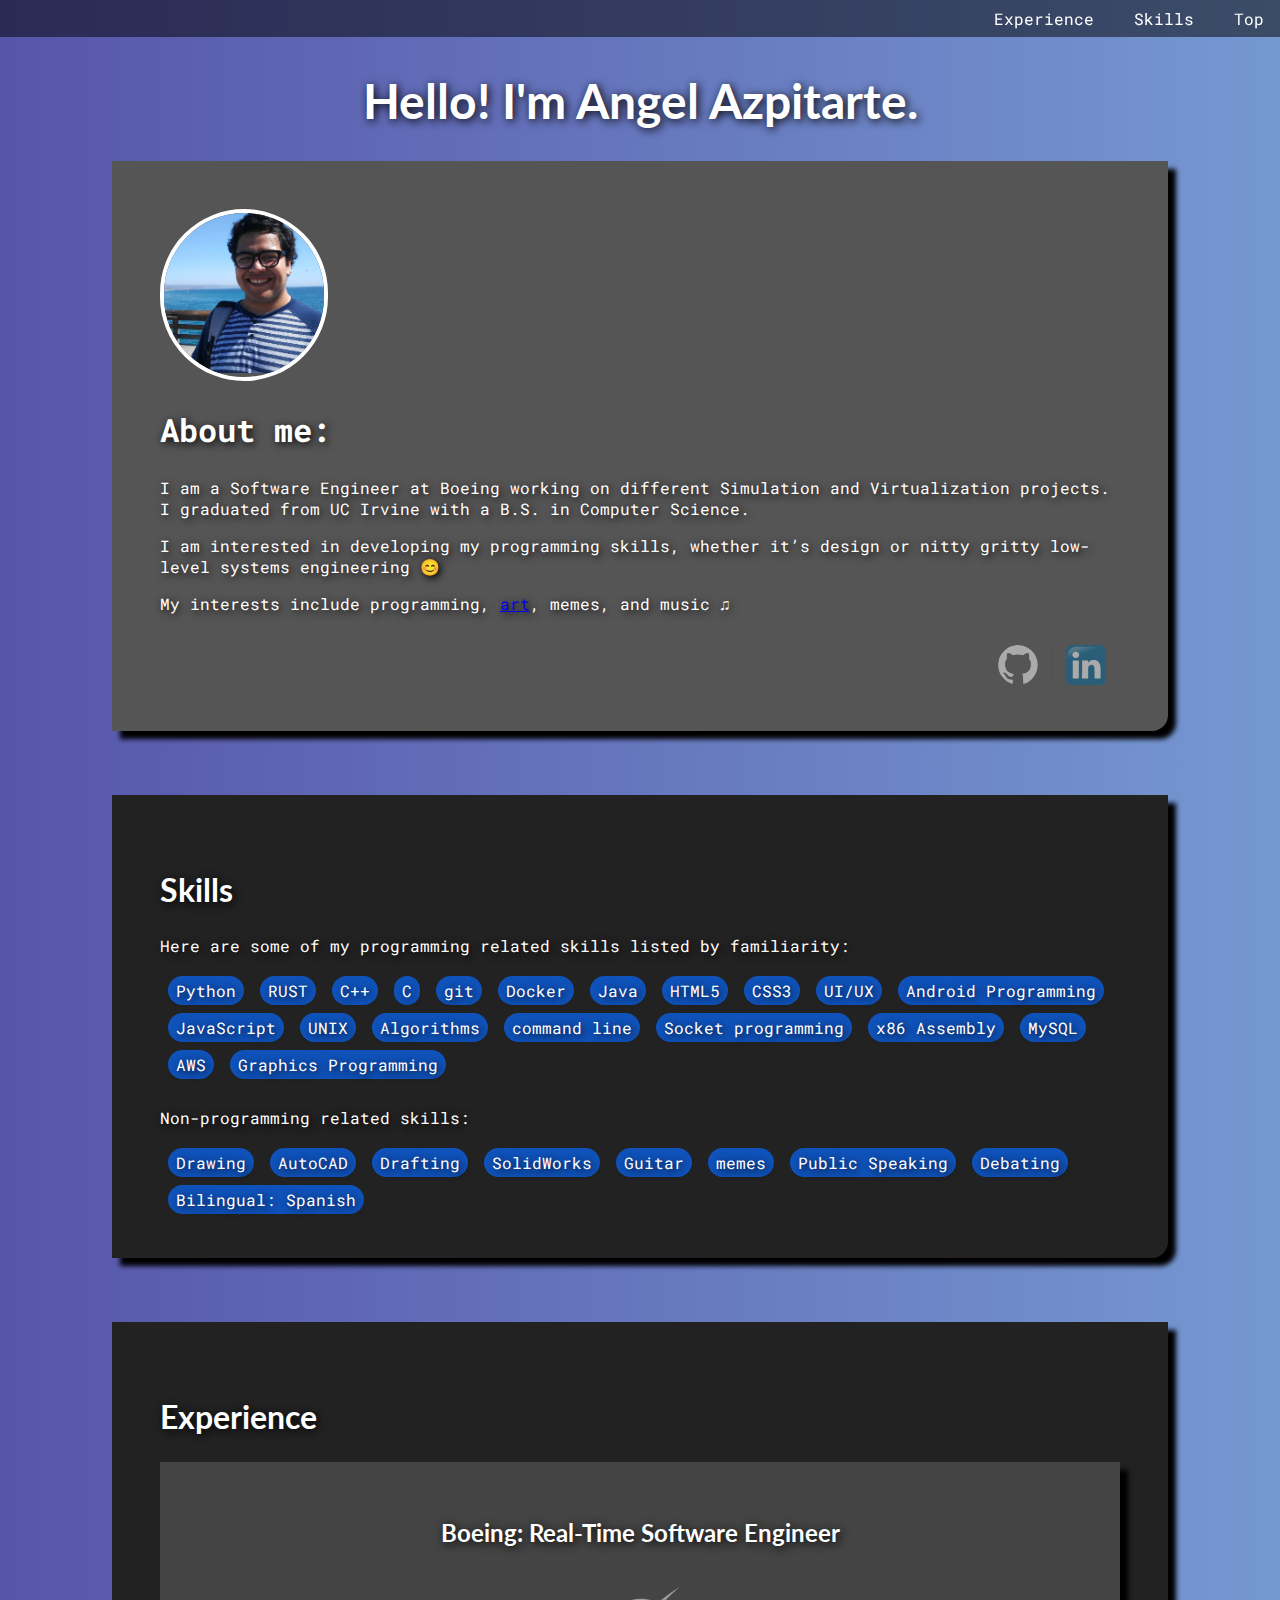
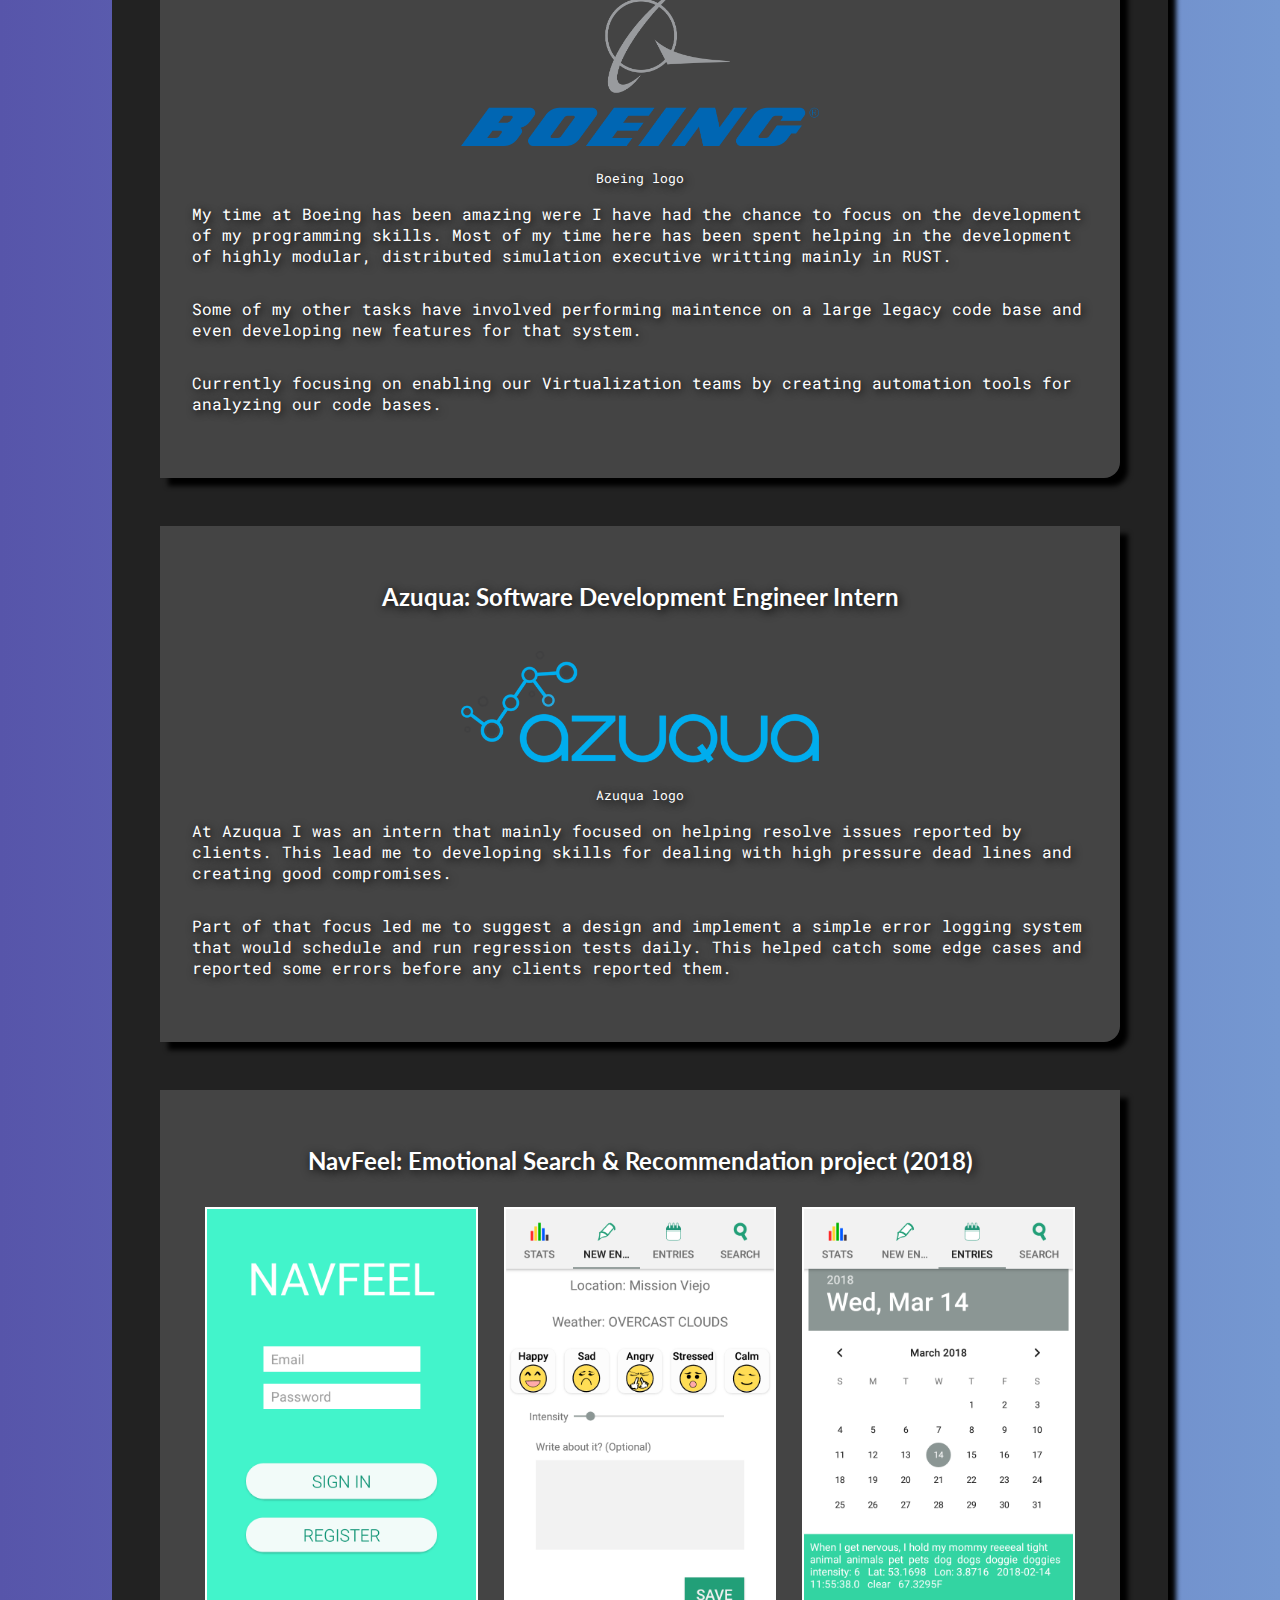
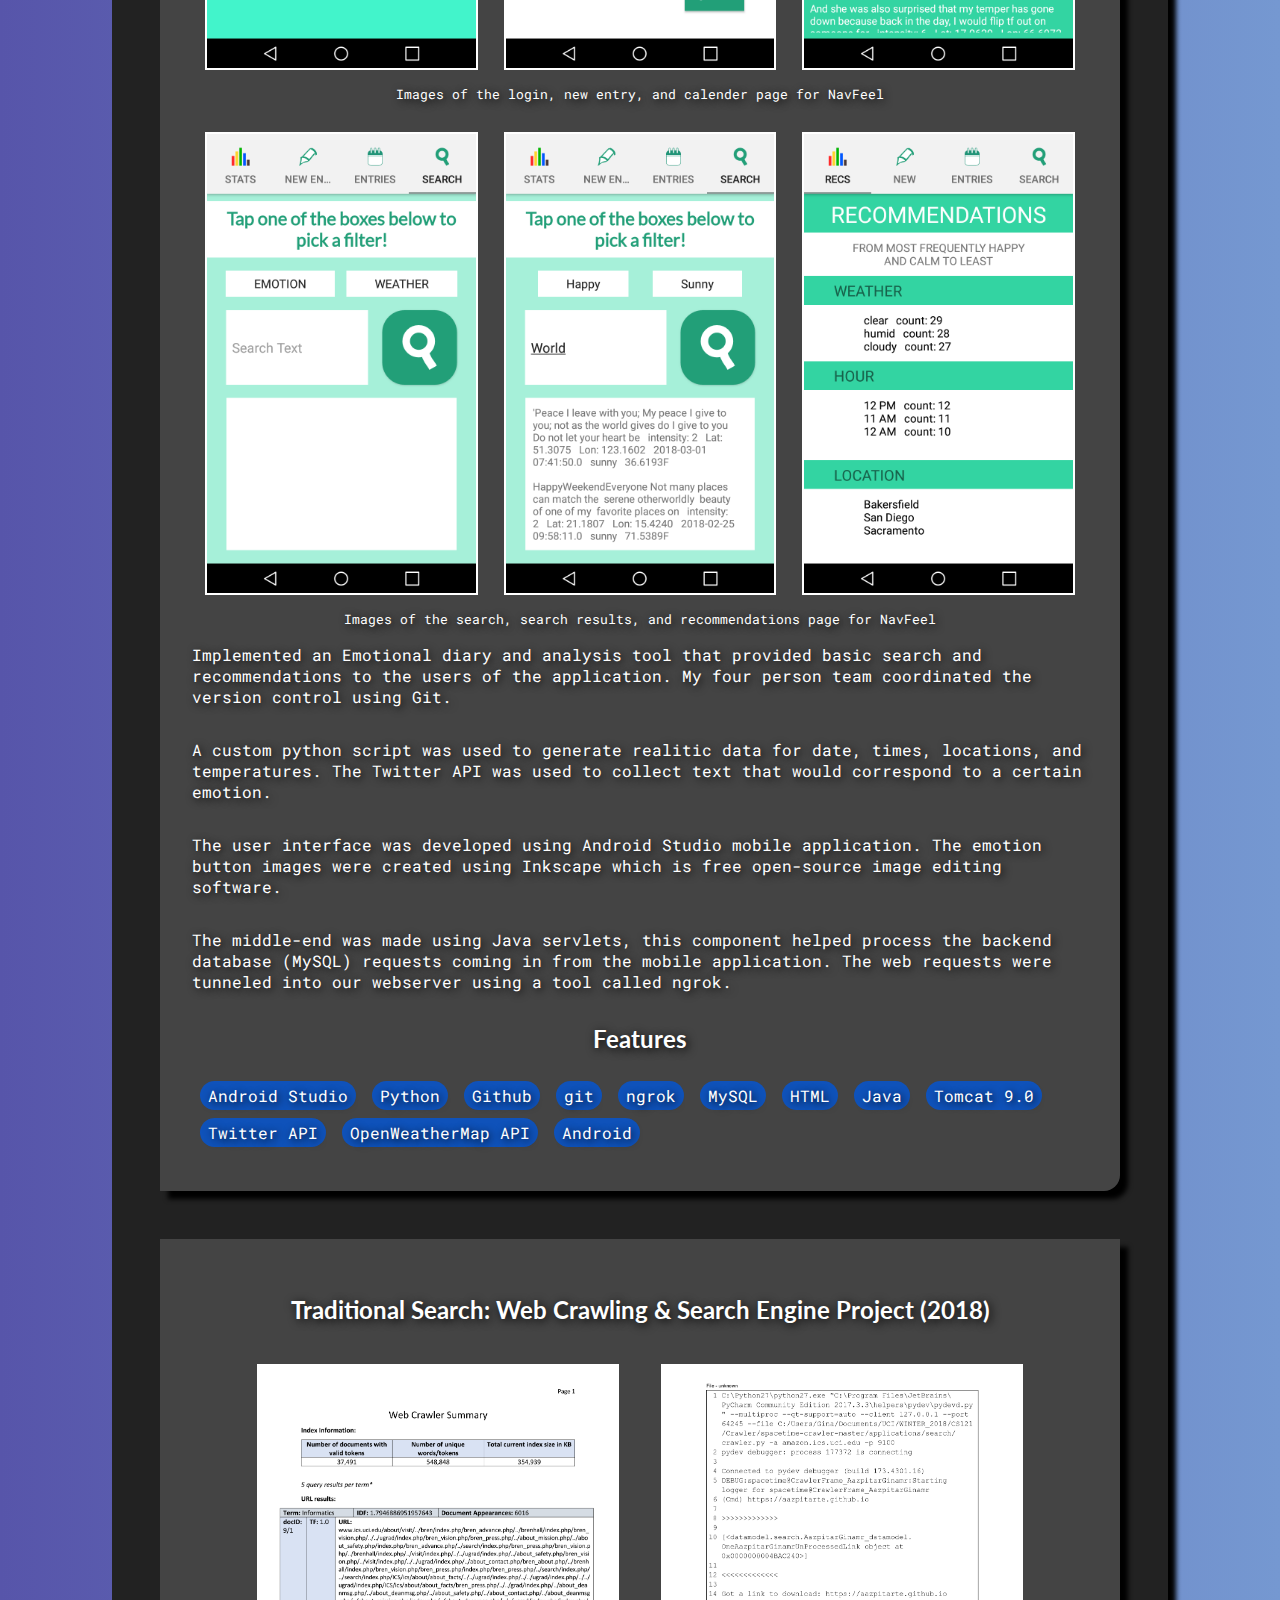
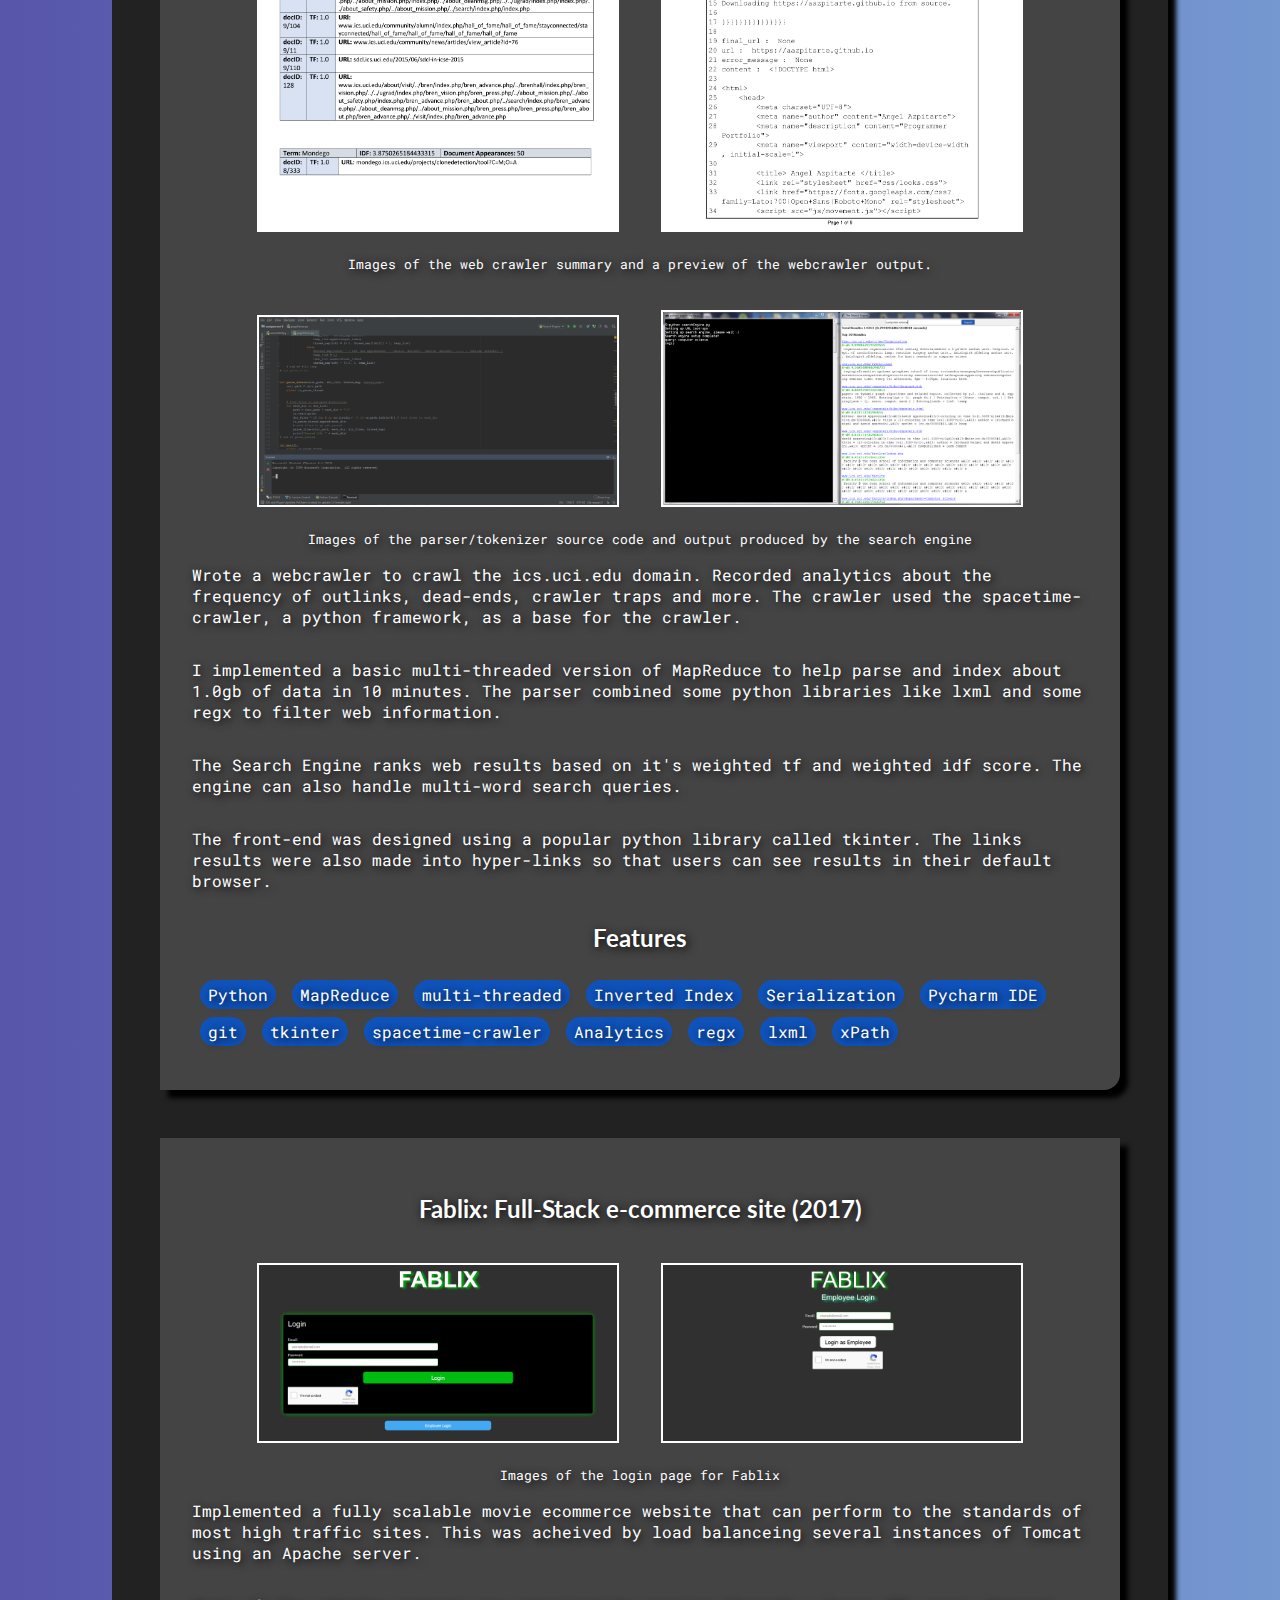
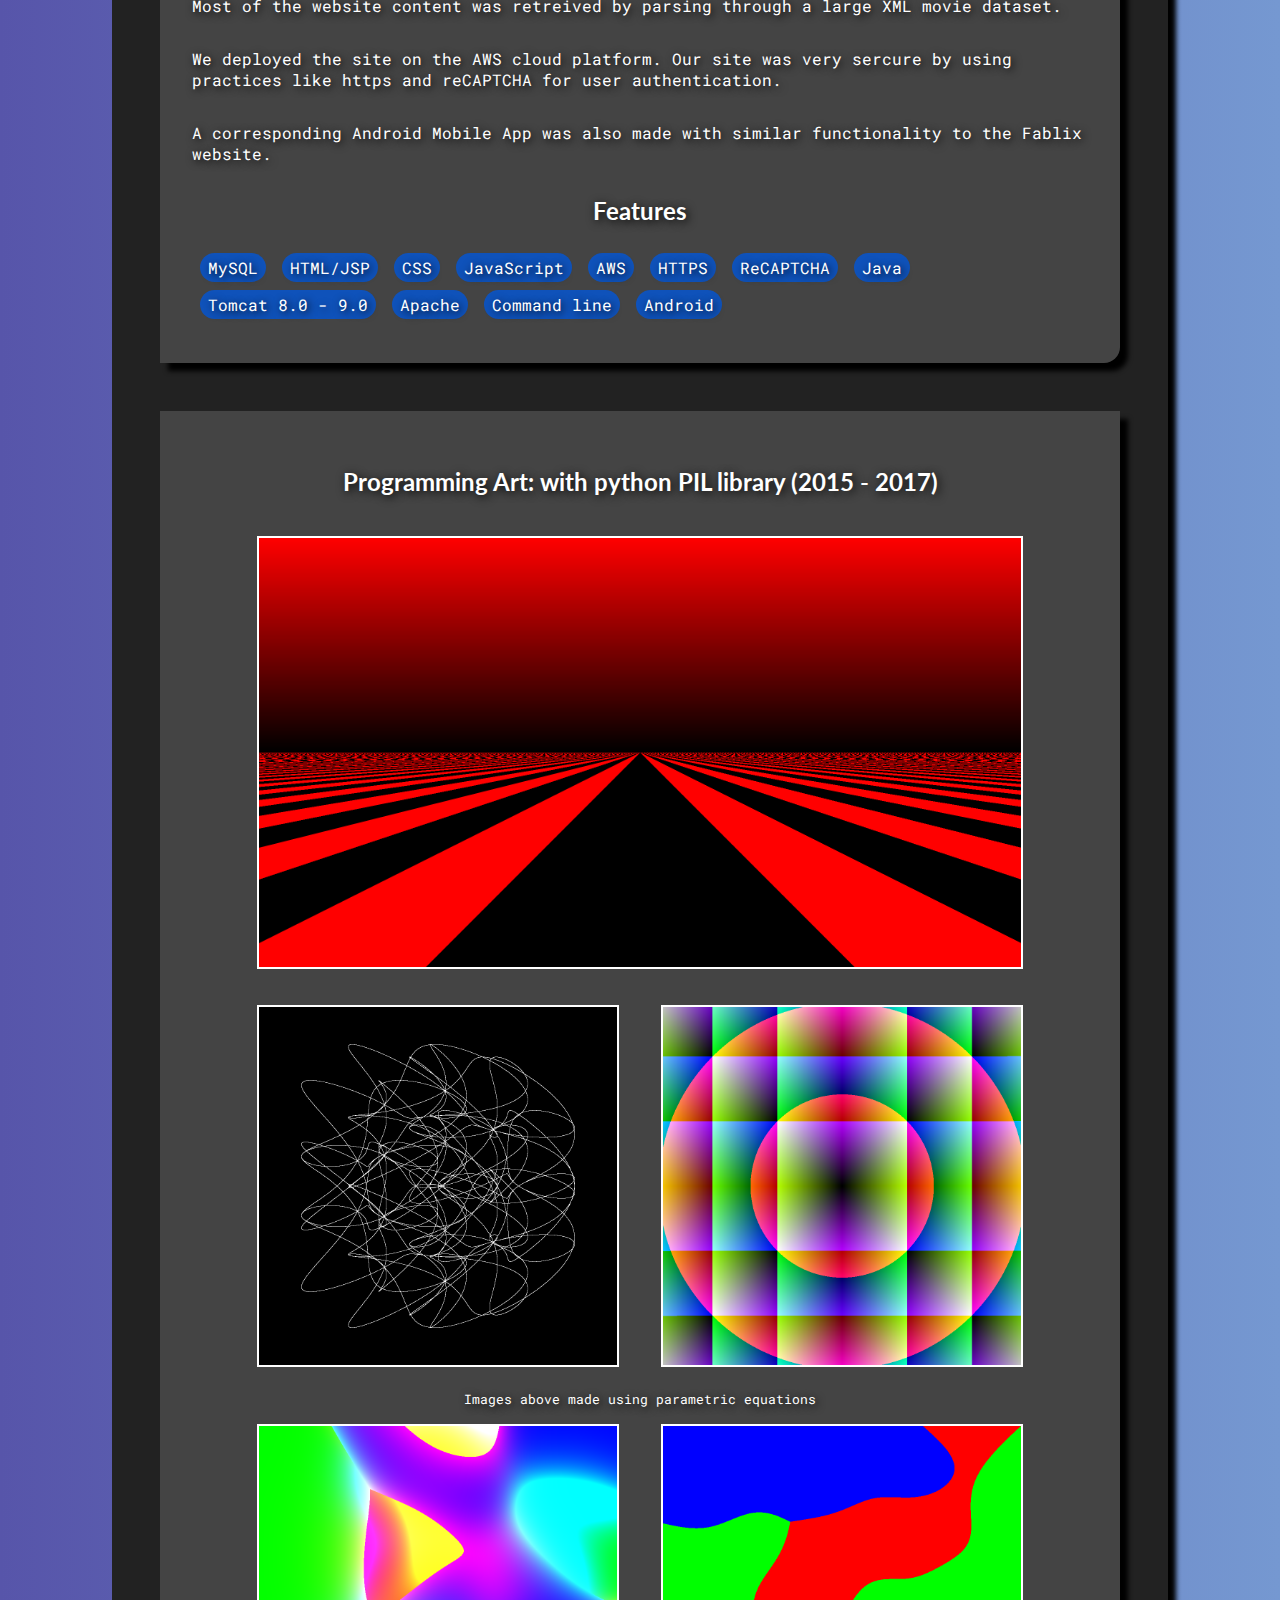
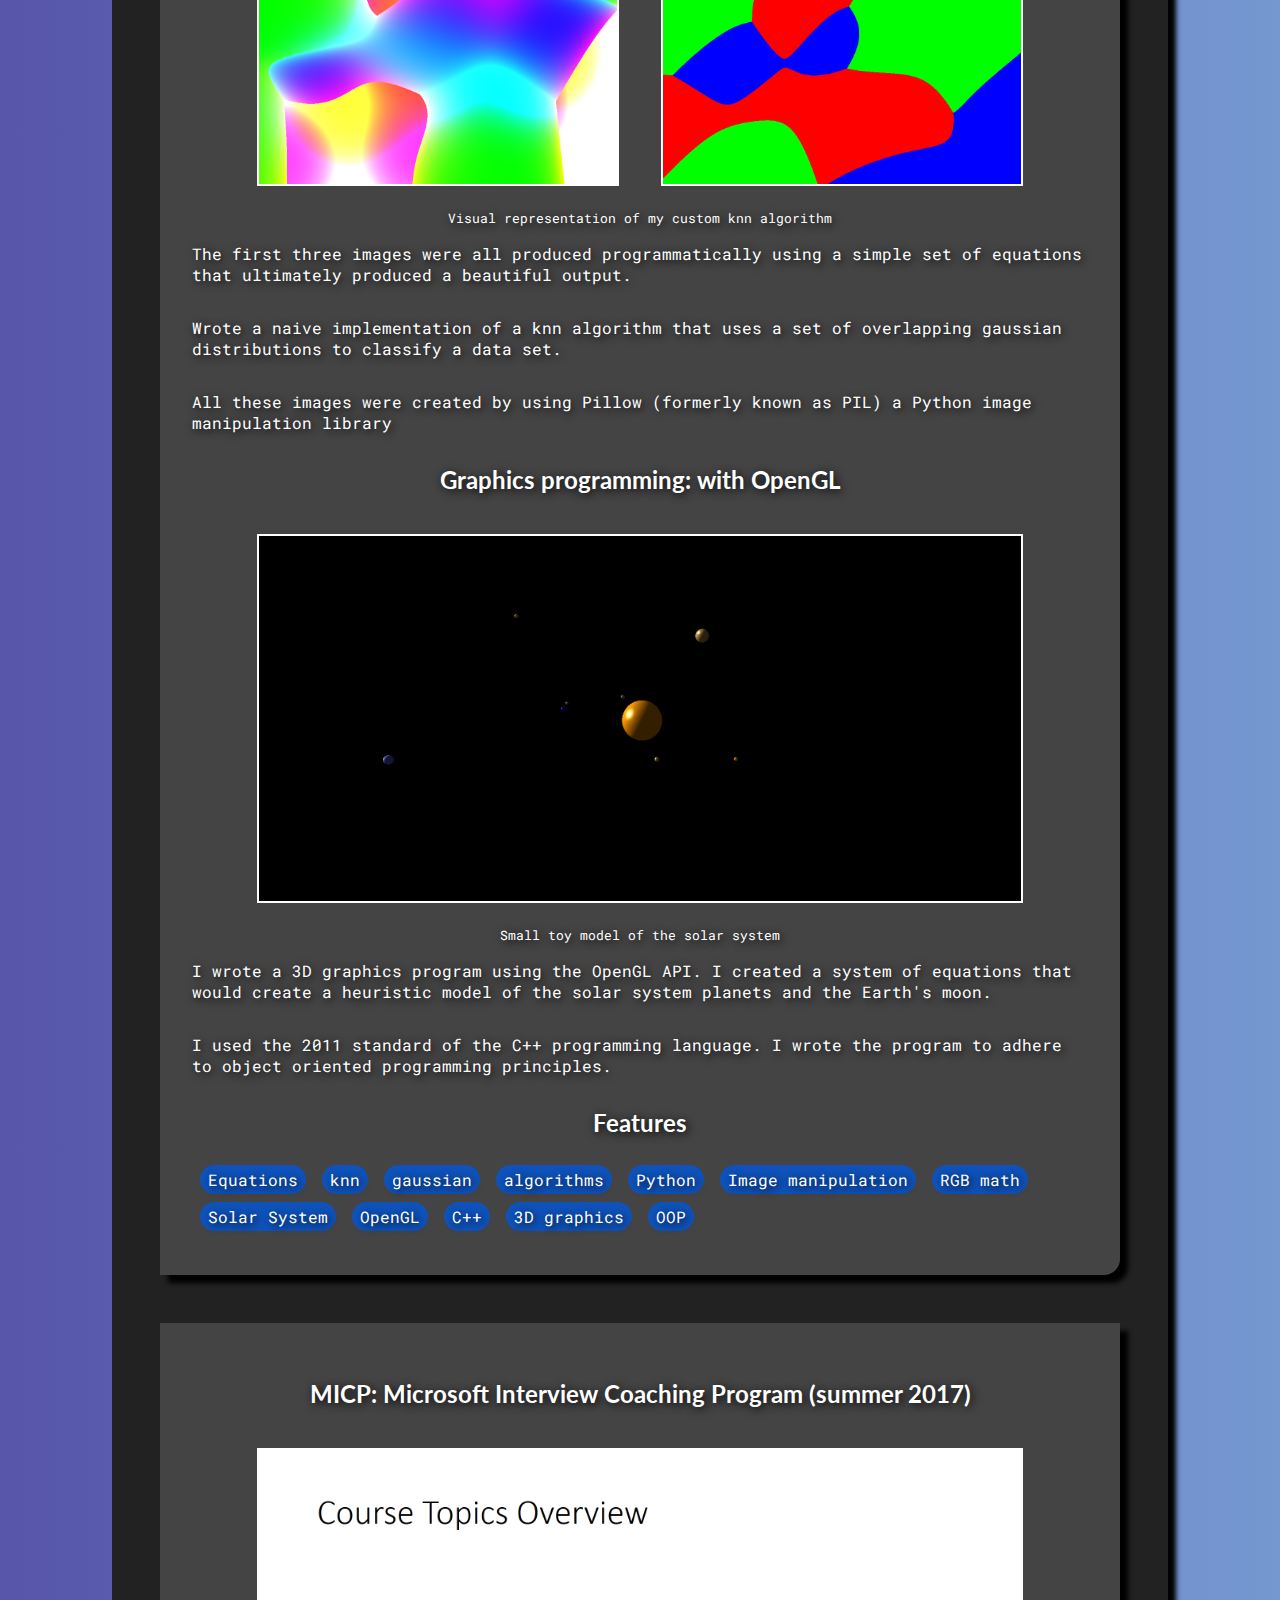
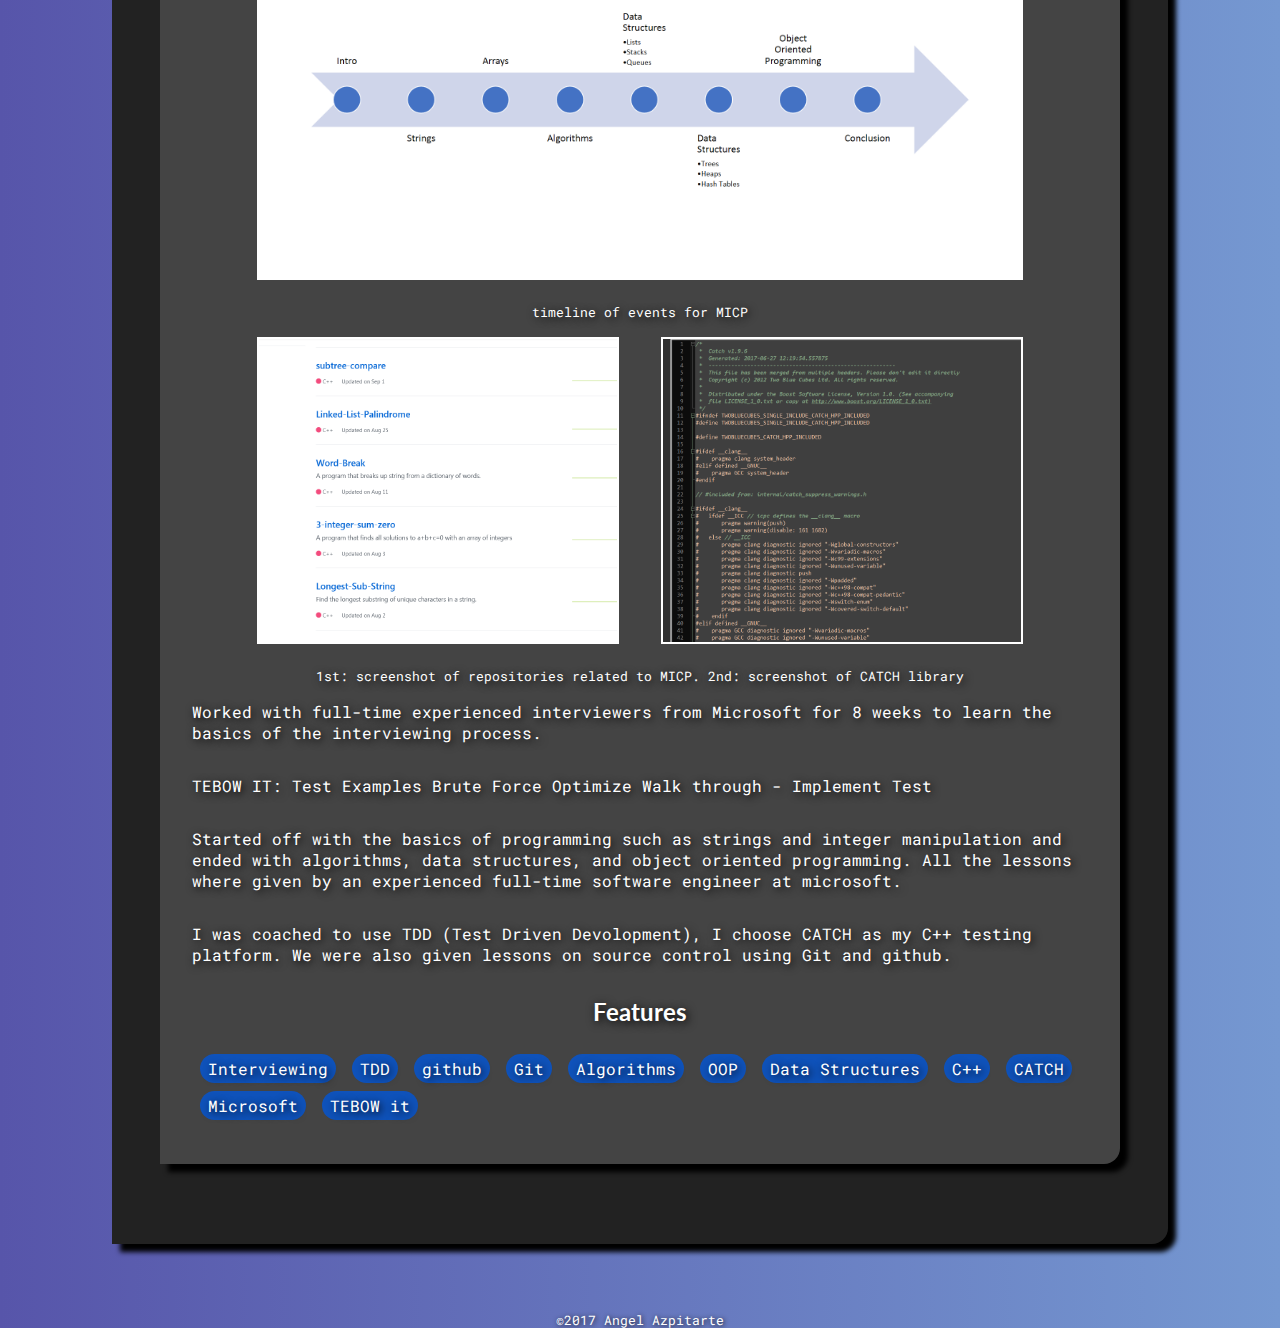
<file: index.html>
<!DOCTYPE html>

<html>
	<head>
		<meta charset="UTF-8">
		<meta name="author" content="Angel Azpitarte">
		<meta name="description" content="Programmer Portfolio">
		<meta name="viewport" content="width=device-width, initial-scale=1">

		<title> Angel Azpitarte </title>
		<link rel="stylesheet" href="css/looks.css">
		<link href="https://fonts.googleapis.com/css?family=Lato:700|Open+Sans|Roboto+Mono" rel="stylesheet"> 
		<script src="js/movement.js"></script>
	</head>
	
	<body>
		<header id="top">
			<h1> Hello! I'm Angel Azpitarte. </h1>
		</header>
		<nav>
			<ul>
				<li><a onclick="scrollIntoView(top)" href="#top">Top</a></li>
				<li><a href="#skills">Skills</a></li>
				<li><a href="#experience">Experience</a></li>
				<br/>
			</ul>
		</nav>	
		<section alt="about me">
			<div id="selfie">
				<a href="img/me.png"><img alt="selfie" src="img/me.png"></a>
			</div>

			<h2>About me:</h2>
			<p>		
				I am a Software Engineer at Boeing working on different Simulation and Virtualization projects. I graduated from UC Irvine with a B.S. in Computer Science.
			</p>
			<p>
				I am interested in developing my programming skills, whether it’s design or nitty gritty low-level systems engineering 😊
			</p>
			<p>
				My interests include programming, <a href="myart.html">art</a>, memes, and music ♫
			</p>
			<footer>
				<a href="https://www.linkedin.com/in/angel-azpitarte/"><img src="img/Linkedin.svg"></a>
				<a href="https://github.com/aazpitarte"><img src="img/github.svg"></a>
				<br/>
			</footer>
 		</section>

 		<article alt="These are skills that Angel Azpitarte
 		posseses" id="skills">
 			<header>
 				<h2> Skills </h2>
 			</header>
 			<p> Here are some of my programming related skills listed by familiarity:</p>
 			<ul alt='My programming skils'>
				<li>Python</li>
				<li>RUST</li>
 				<li>C++</li>
				<li>C</li>
				<li>git</li>
				<li>Docker</li>
 				<li>Java</li>
 				<li>HTML5</li>
 				<li>CSS3</li>
 				<li>UI/UX</li>
 				<li>Android Programming</li>
 				<li>JavaScript</li>
 				<li>UNIX</li>
 				<li>Algorithms</li>
 				<li>command line</li>
 				<li>Socket programming</li>
 				<li>x86 Assembly</li>
 				<li>MySQL</li>
 				<li>AWS</li>
 				<li>Graphics Programming</li>
 				<br/>
			</ul>

			<p> Non-programming related skills:</p>
 			<ul alt='Miscellaneous skills'>
 				<li>Drawing</li>
 				<li>AutoCAD</li>
 				<li>Drafting</li>
 				<li>SolidWorks</li>
 				<li>Guitar</li>
 				<li>memes</li>
 				<li>Public Speaking</li>
 				<li>Debating</li>
 				<li>Bilingual: Spanish</li>
 				<br/>
			</ul>
 		</article>

 		<article alt="This is some of the experience that Angel Azpitarte has." id="projects">
 			
 			<header>
 				<h2> Experience </h2>
			</header>
			 
			<section>
				<header>
					<h3> Boeing: Real-Time Software Engineer </h3>
				</header>
				<div alt="Boeing Experience">
					<a href="img/boeing-logo.png"><img src="img/boeing-logo.png" id="logopic"></a>
					<br/>
					<small>Boeing logo</small>
				</div>
				<p>
					My time at Boeing has been amazing were I have had the chance to focus on the development of my programming skills. Most of my time here has been spent helping in the development of highly modular, distributed simulation executive writting mainly in RUST.
				</p>
				<p>
					Some of my other tasks have involved performing maintence on a large legacy code base and even developing new features for that system.
				</p>
				<p>
					Currently focusing on enabling our Virtualization teams by creating automation tools for analyzing our code bases.
				</p>
			</section>

			<section>
				<header>
					<h3> Azuqua: Software Development Engineer Intern </h3>

				</header>
				<div alt="Azuqua Experience">
					<a href="img/azuqua-logo.png"><img src="img/azuqua-logo.png" id="logopic"></a>
					<br/>
					<small>Azuqua logo</small>
				</div>
				<p>
					At Azuqua I was an intern that mainly focused on helping resolve issues reported by clients. This lead me to developing skills for dealing with high pressure dead lines and creating good compromises.
				</p>
				<p>
					Part of that focus led me to suggest a design and implement a simple error logging system that would schedule and run regression tests daily. This helped catch some edge cases and reported some errors before any clients reported them.
				</p>
			</section>

 			<section alt="NavFeel programming project">
 				<header>
 					<h3> NavFeel: Emotional Search &#38; Recommendation project (2018)</h3>
 				</header>
				<div alt="NavFeel App Images">
	 				<a href="img/nf_home.png"><img src="img/nf_home.png" class="triple-pic"></a>
	 				<a href="img/nf_entry.png"><img src="img/nf_entry.png" class="triple-pic"></a>
	 				<a href="img/nf_calender.png"><img src="img/nf_calender.png" class="triple-pic"></a>
	 				<br/>
	 				<small>Images of the login, new entry, and calender page for NavFeel</small>
	 				<br/>
	 				<br/>
	 				<a href="img/nf_search.png"><img src="img/nf_search.png" class="triple-pic"></a>
	 				<a href="img/nf_results.png"><img src="img/nf_results.png" class="triple-pic"></a>
	 				<a href="img/nf_recs.png"><img src="img/nf_recs.png" class="triple-pic"></a>
	 				<br/>
	 				<small>Images of the search, search results, and recommendations page for NavFeel</small>
	 			</div>

	 			<p>	
					Implemented an Emotional diary and analysis tool that provided basic search and recommendations to the users of the application. My four person team coordinated the version control using Git.
				</p>
				<p>
					A custom python script was used to generate realitic data for date, times, locations, and temperatures. The Twitter API was used to collect text that would correspond to a certain emotion.
				</p> 
				<p>
					The user interface was developed using Android Studio mobile application. The emotion button images were created using Inkscape which is free open-source image editing software.
				</p>
				<p>
					The middle-end was made using Java servlets, this component helped process the backend database (MySQL) requests coming in from the mobile application. The web requests were tunneled into our webserver using a tool called ngrok.
				</p>

				<header>
					<h3> Features </h3>
				</header>
				<ul alt='NavFeel Features'>
					<li>Android Studio</li>
					<li>Python</li>
					<li>Github</li>
					<li>git</li>
					<li>ngrok</li>
					<li>MySQL</li>
					<li>HTML</li>
	 				<li>Java</li>
	 				<li>Tomcat 9.0</li>
	 				<li>Twitter API</li>
	 				<li>OpenWeatherMap API</li>
	 				<li>Android</li>
	 				<br/>
				</ul>
 			</section>

 			<section alt="Web Crawling & Search Engine Project">
 				<header>
 					<h3> Traditional Search: Web Crawling &#38; Search Engine Project (2018)</h3>
 				</header>
				<div alt="Search Engine and Web Crawler Images">
	 				<a href="img/webcrawler.png"><img src="img/webcrawler.png""></a>
	 				<a href="img/crawler_output.png"><img src="img/crawler_output.png"></a>
	 				<br/>
	 				<small>Images of the web crawler summary and a preview of the webcrawler output.</small>
	 				<br/>
	 				<br/>
	 				<a href="img/parser.png"><img src="img/parser.png"></a>
	 				<a href="img/search_engine.png"><img src="img/search_engine.png"></a>
	 				<br/>
	 				<small>Images of the parser/tokenizer source code and output produced by the search engine</small>
	 			</div>

	 			<p>	
					Wrote a webcrawler to crawl the ics.uci.edu domain. Recorded analytics about the frequency of outlinks, dead-ends, crawler traps and more. The crawler used the spacetime-crawler, a python framework, as a base for the crawler.
				</p>
				<p>
					I implemented a basic multi-threaded version of MapReduce to help parse and index about 1.0gb of data in 10 minutes. The parser combined some python libraries like lxml and some regx to filter web information.
				</p> 
				<p>
					The Search Engine ranks web results based on it's weighted tf and weighted idf score. The engine can also handle multi-word search queries.
				</p>
				<p>
					The front-end was designed using a popular python library called tkinter. The links results were also made into hyper-links so that users can see results in their default browser.
				</p>

				<header>
					<h3> Features </h3>
				</header>
				<ul alt='Search and Crawler Features'>
					<li>Python</li>
					<li>MapReduce</li>
					<li>multi-threaded</li>
					<li>Inverted Index</li>
					<li>Serialization</li>
					<li>Pycharm IDE</li>
					<li>git</li>
					<li>tkinter</li>
					<li>spacetime-crawler</li>
					<li>Analytics</li>
					<li>regx</li>
					<li>lxml</li>
					<li>xPath</li>
	 				<br/>
				</ul>
 			</section>

 			<section alt="Fablix programming project">
 				<header>
 					<h3> Fablix: Full-Stack e-commerce site (2017)</h3>
 				</header>
				<div alt="Pair of images of Fablix website">
	 				<a href="img/fablix1.png"><img src="img/fablix1.png"></a>
	 				<a href="img/fablix2.png"><img src="img/fablix2.png"></a>
	 				<br/>
	 				<small>Images of the login page for Fablix</small>
	 			</div>

	 			<p>	
					Implemented a fully scalable movie ecommerce website that can perform to the standards of most high traffic sites. This was acheived by load balanceing several instances of Tomcat using an Apache server.
				</p>
				<p>
					Most of the website content was retreived by parsing through a large XML movie dataset.
				</p> 
				<p>
					We deployed the site on the AWS cloud platform. Our site was very sercure  by using practices like https and reCAPTCHA for user authentication.
				</p>
				<p>
					A corresponding Android Mobile App was also made with similar functionality to the Fablix website.
				</p>

				<header>
					<h3> Features </h3>
				</header>
				<ul alt='Fablix  Features'>
					<li>MySQL</li>
					<li>HTML/JSP</li>
					<li>CSS</li>
					<li>JavaScript</li>
	 				<li>AWS</li>
	 				<li>HTTPS</li>
	 				<li>ReCAPTCHA</li>
	 				<li>Java</li>
	 				<li>Tomcat 8.0 - 9.0</li>
	 				<li>Apache</li>
	 				<li>Command line</li>
	 				<li>Android</li>
	 				<br/>
				</ul>
 			</section>

 			<section alt="Programming art and graphics">
 				<header>
 					<h3> Programming Art: with python PIL library (2015 - 2017)</h3>
 				</header>
				<div>
	 				<a href="img/python1.png"><img alt="Python programming art image 1" class="single-pic" src="img/python1.png"></a>
	 				<br/>
	 			</div>
	 			<div>
	 				<a href="img/python2.png"><img alt="Python programming art image 2" src="img/python2.png"></a>
	 				<a href="img/python3.png"><img alt="Python programming art image 3" src="img/python3.png"></a>
	 				<br/>
	 				<small>Images above made using parametric equations</small>
	 			</div>
	 			<div>
	 				<a href="img/python4.png"><img alt="knn gradient based image" src="img/python4.png"></a>
	 				<a href="img/python5.png"><img alt="knn discrete color image" src="img/python5.png"></a>
	 				<br/>
	 				<small>Visual representation of my custom knn algorithm</small>
	 			</div>
 				
 				<p>
 					The first three images were all produced programmatically using a simple set of equations that ultimately produced a beautiful output.
	 			</p>
	 			<p>	
					Wrote a naive implementation of a knn algorithm that uses a set of overlapping gaussian distributions to classify a data set.
				</p>
				<p>
					All these images were created by using Pillow (formerly known as PIL) a Python image manipulation library
				</p>

				<header>
					<h3>Graphics programming: with OpenGL</h3>
				</header>
				<div>
					<a href="img/solar.gif"><img alt="gif of solar system programming" class="single-pic" src="img/solar.gif"></a>
					<br/>
					<small>Small toy model of the solar system</small>
				</div>

				<p>
					I wrote a 3D graphics program using the OpenGL API. I created a system of equations that would create a heuristic model of the solar system planets and the Earth's moon.
				</p>
				<p>
					I used the 2011 standard of the C++ programming language. I wrote the program to adhere to object oriented programming principles.
				</p>

				<header>
					<h3> Features </h3>
				</header>
				<ul alt='Art programming features'>
					<li>Equations</li>
					<li>knn</li>
					<li>gaussian</li>
					<li>algorithms</li>
					<li>Python</li>
					<li>Image manipulation</li>
					<li>RGB math</li>
					<li>Solar System</li>
					<li>OpenGL</li>
					<li>C++</li>
					<li>3D graphics</li>
					<li>OOP</li>
	 				<br/>
				</ul>
 			</section>

 			<section alt="Microsoft Interview Coaching Program">
 				<header>
 					<h3> MICP: Microsoft Interview Coaching Program (summer 2017) </h3>
 				</header>
				<div>
	 				<a href="img/micp2.png"><img alt="timeline of events for MICP" class="single-pic" src="img/micp2.png"></a>
	 				<br/>
	 				<small>timeline of events for MICP</small>
	 			</div>
	 			<div>
	 				<a href="img/micp1.png"><img alt="sceenshot of github profile" src="img/micp1.png"></a>
	 				<a href="img/micp3.png"><img alt="CATCH c++ library" src="img/micp3.png"></a>
	 				<br/>
	 				<small>1st: screenshot of repositories related to MICP. 2nd: screenshot of CATCH library</small>
	 			</div>

				<p>
					Worked with full-time experienced interviewers from Microsoft for 8 weeks to learn the basics of the interviewing process.
				</p>
				<p>
					TEBOW IT: Test Examples Brute Force Optimize Walk through - Implement Test
				</p>
				<p>
					Started off with the basics of programming such as strings and integer manipulation and ended with algorithms, data structures, and object oriented programming. All the lessons where given by an experienced full-time software engineer at microsoft.
				</p>
				<p>
					I was coached to use TDD (Test Driven Devolopment), I choose CATCH as my C++ testing platform. We were also given lessons on source control using Git and github.
				</p>

				<header>
					<h3> Features </h3>
				</header>
				<ul alt='Art programming features'>
					<li>Interviewing</li>
					<li>TDD</li>
					<li>github</li>
					<li>Git</li>
					<li>Algorithms</li>
					<li>OOP</li>
					<li>Data Structures</li>
					<li>C++</li>
					<li>CATCH</li>
					<li>Microsoft</li>
					<li>TEBOW it</li>
	 				<br/>
				</ul>
 			</section>
 		</article>

 		<footer id="copy-r">
 			<small>&copy;2017 Angel Azpitarte </small>
 		</footer>
	</body>

</html>
</file>
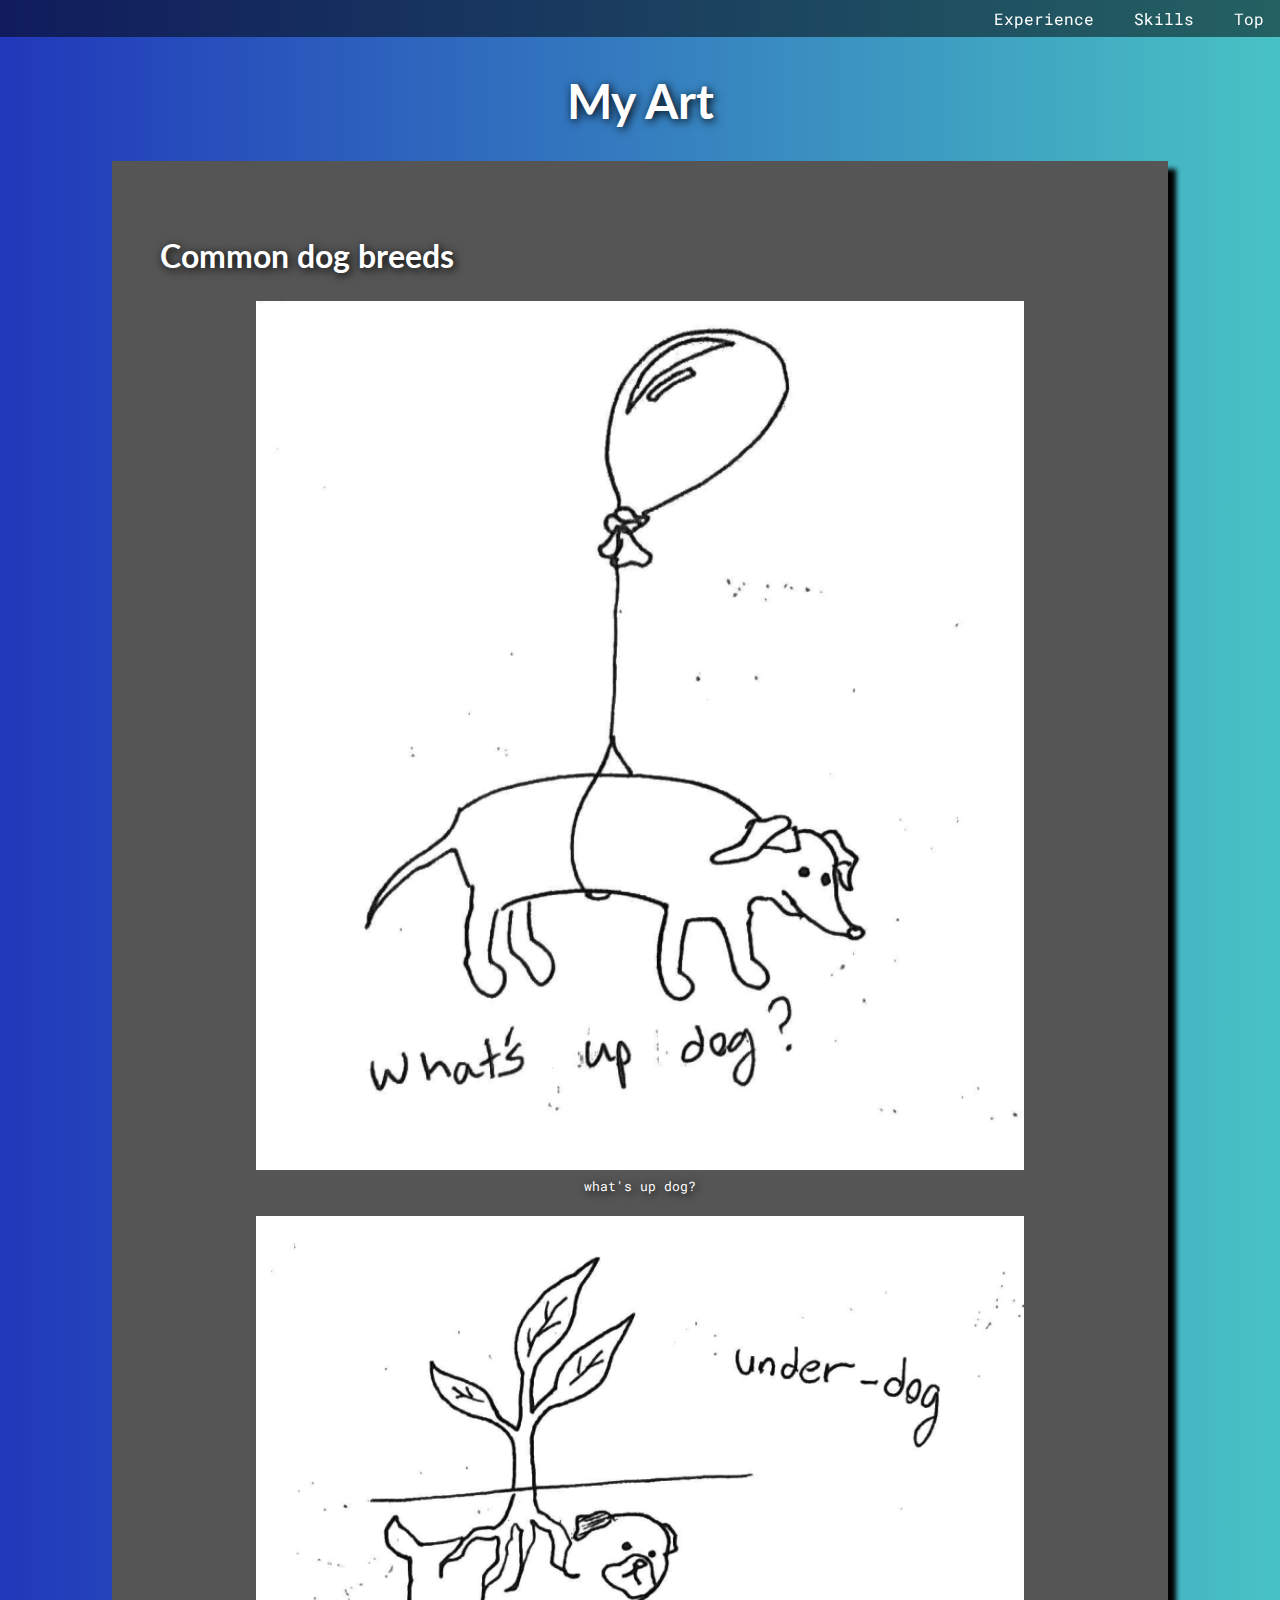
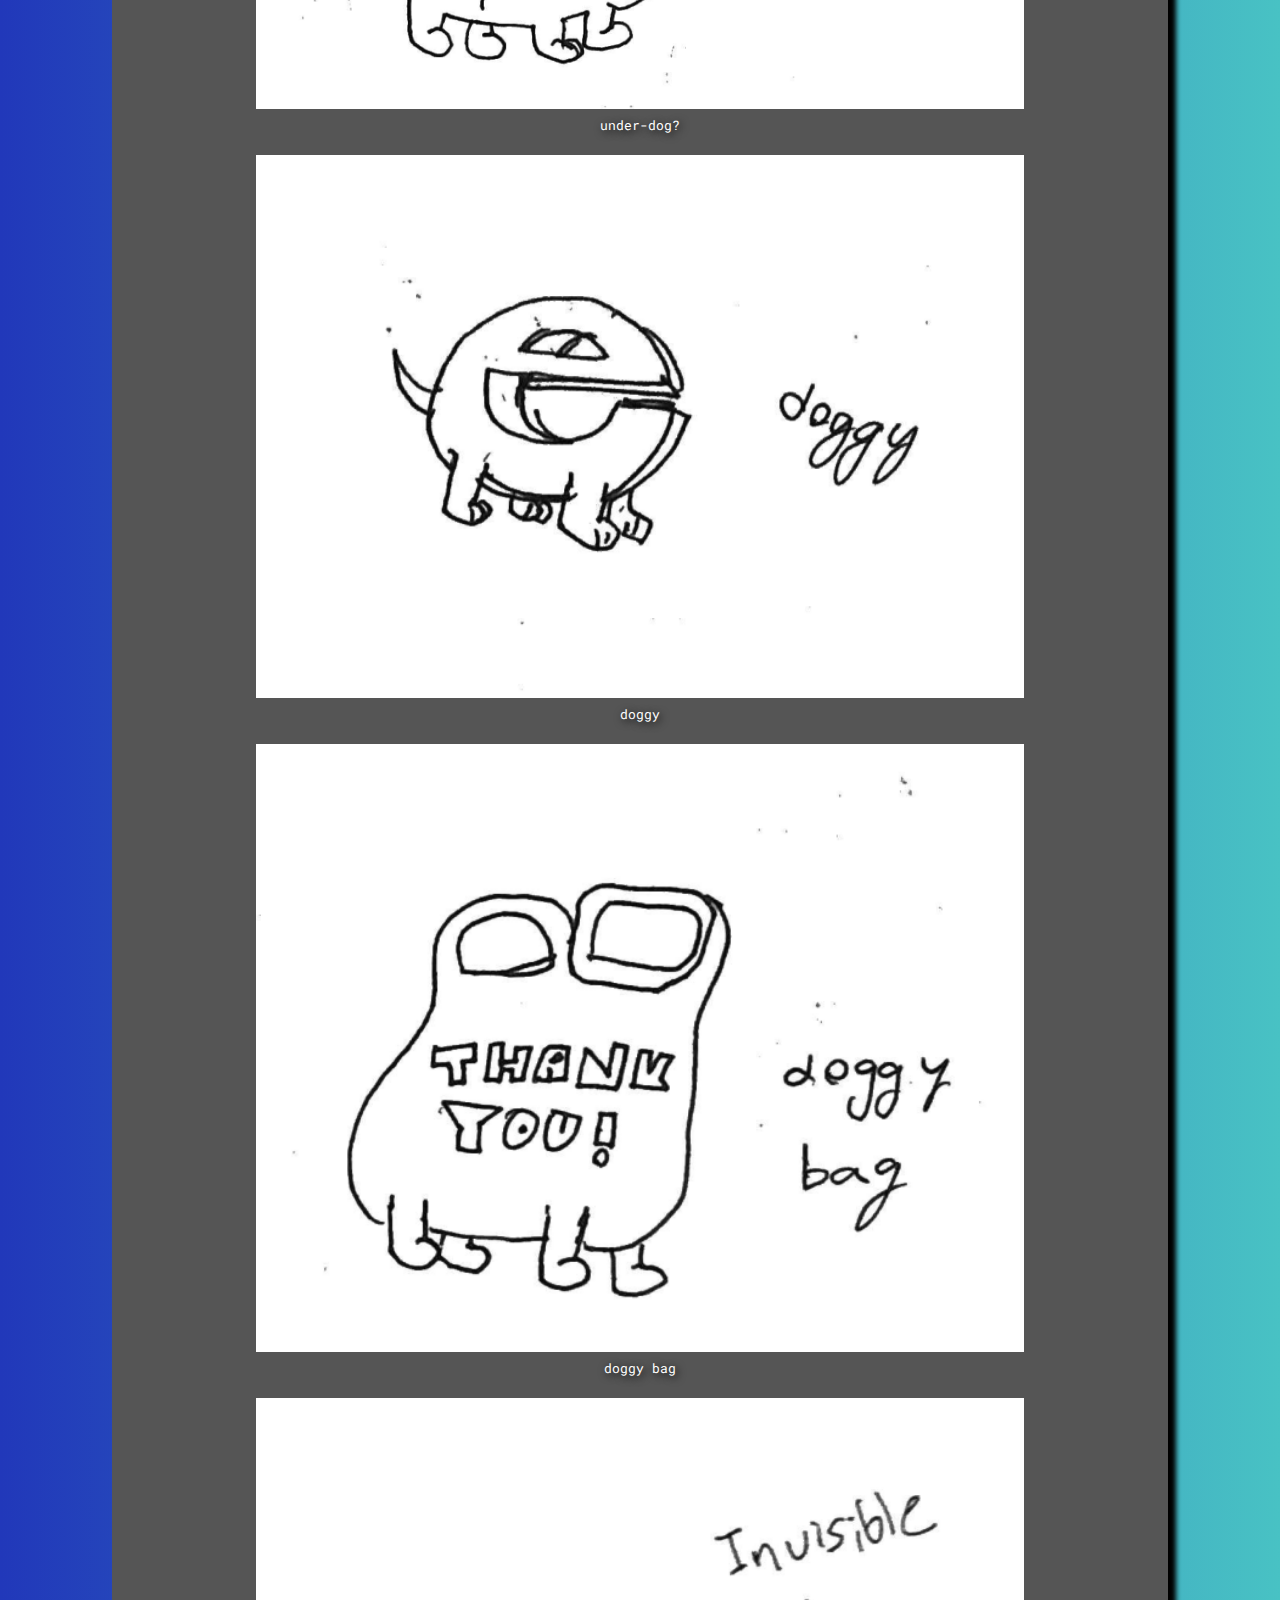
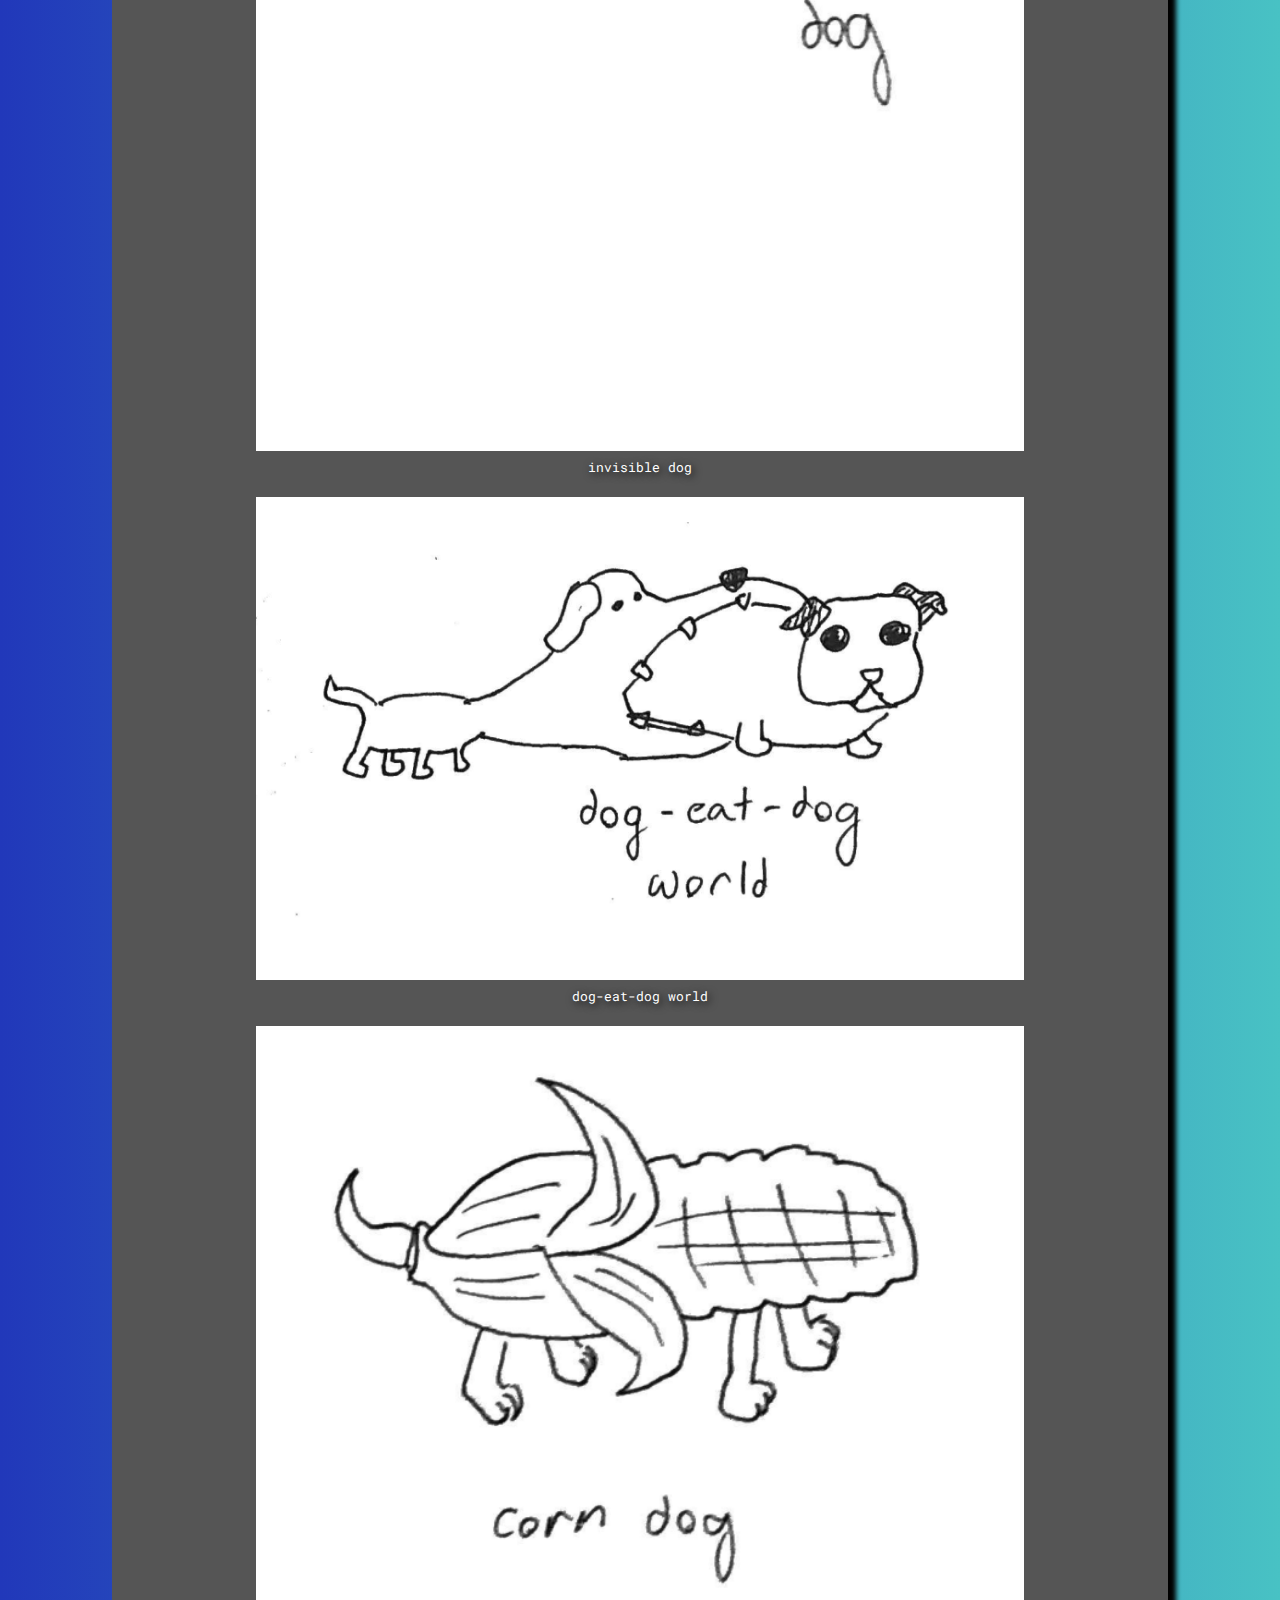
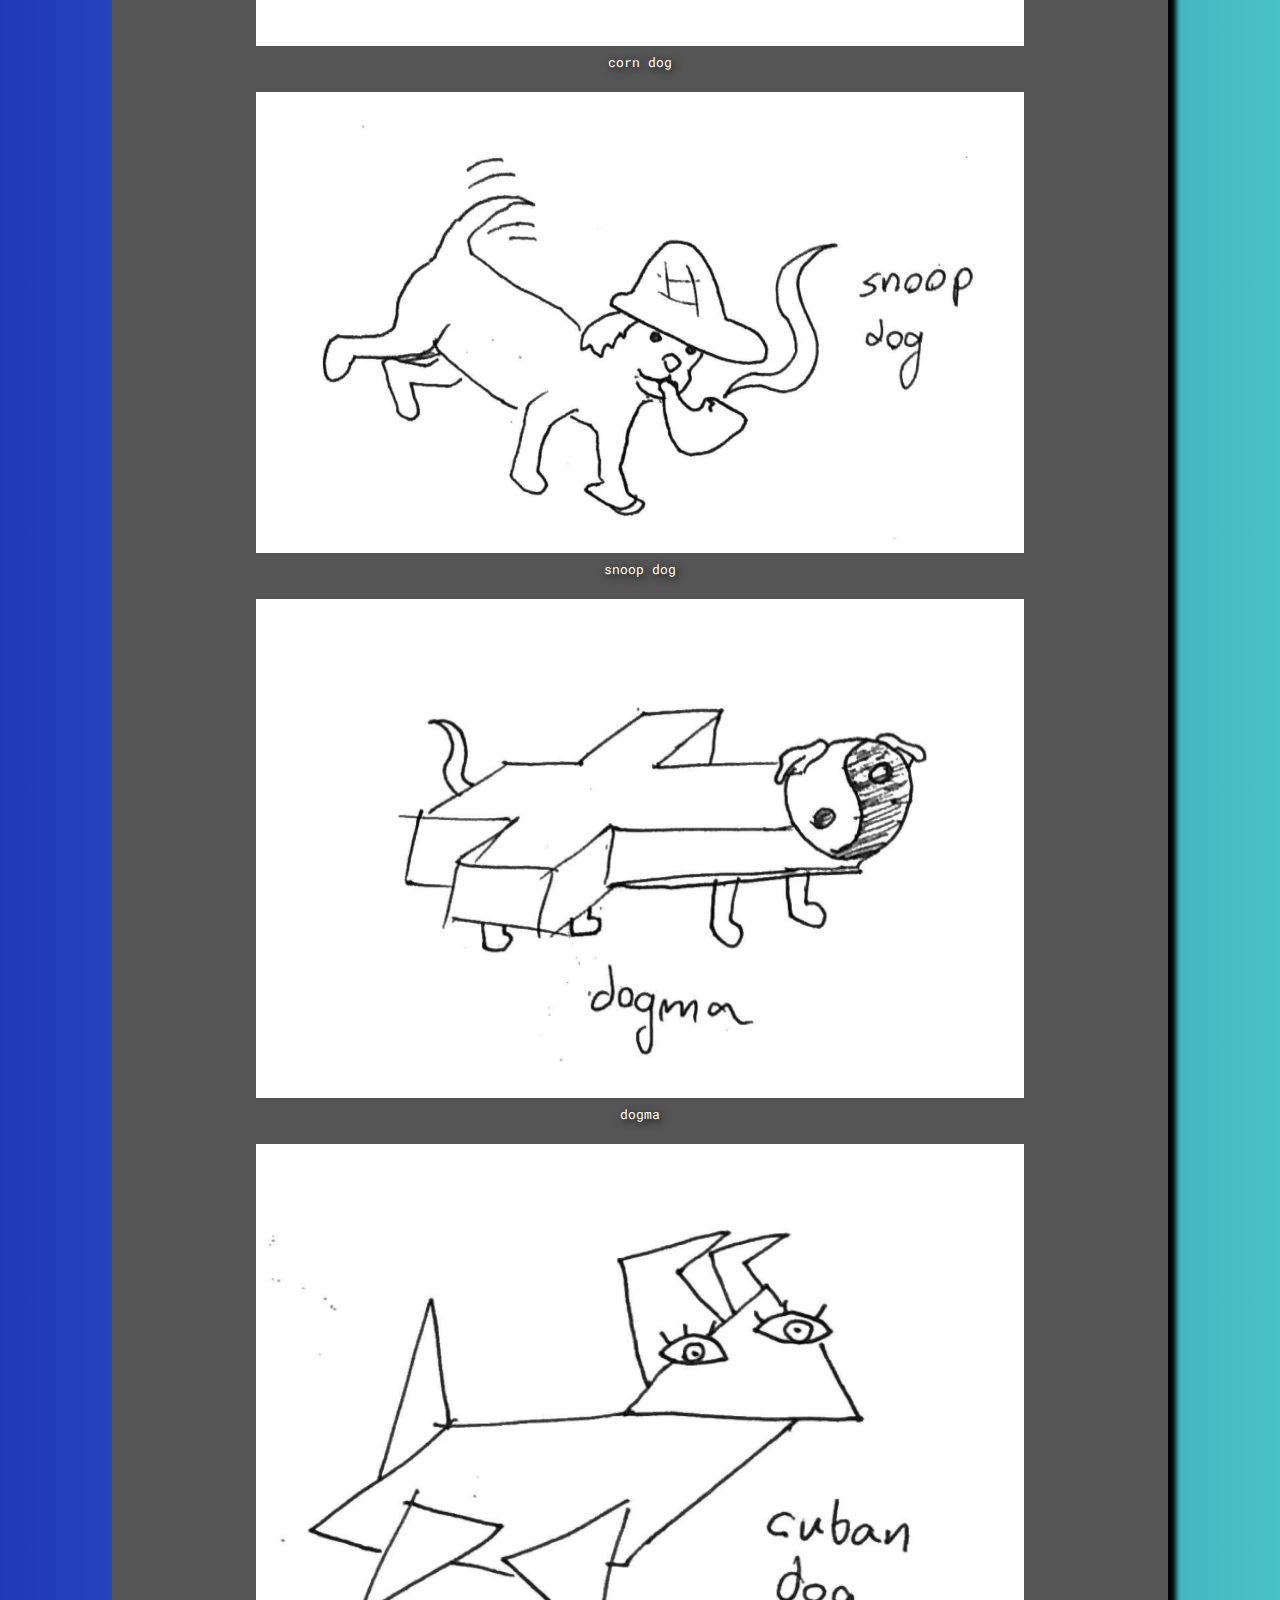
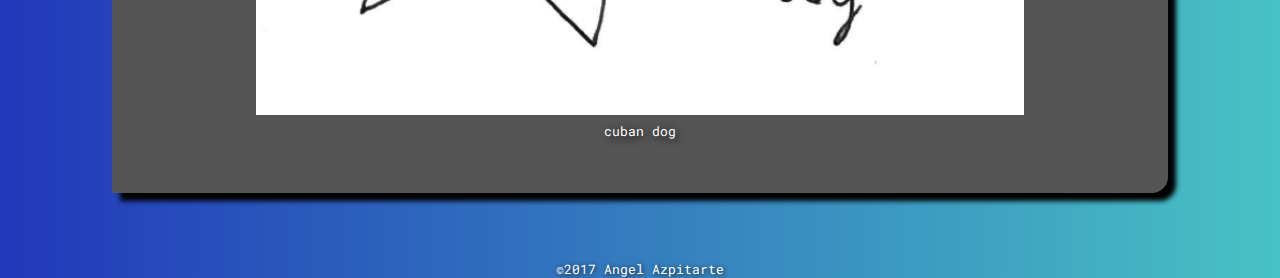
<file: myart.html>
<!DOCTYPE html>

<html>
	<head>
		<meta charset="UTF-8">
		<meta name="author" content="Angel Azpitarte">
		<meta name="description" content="Programmer Portfolio">
		<meta name="viewport" content="width=device-width, initial-scale=1">

		<title> Angel Azpitarte </title>
		<link rel="stylesheet" href="css/looks.css">
		<link href="https://fonts.googleapis.com/css?family=Lato:700|Open+Sans|Roboto+Mono" rel="stylesheet"> 
		<script src="js/movement.js"></script>
	</head>
	
	<body class="myart">
		<header id="top">
			<h1> My Art </h1>
		</header>
		<nav>
			<ul>
				<li><a onclick="scrollIntoView(top)" href="#top">Top</a></li>
				<li><a href="index.html#skills">Skills</a></li>
				<li><a href="index.html#experience">Experience</a></li>
				<br/>
			</ul>
		</nav>	

 		<section alt="These are some dog drawings" id="dogs">
 			<header>
 				<h2> Common dog breeds </h2>
 			</header>
 			<div class="art-showcase">
				 <a href="img/art1.png"><img src="img/art1.png"></a><br/>
				 <small>what's up dog?</small><br/><br/>
				 <a href="img/art2.png"><img src="img/art2.png"></a><br/>
				 <small>under-dog?</small><br/><br/>
				 <a href="img/art3.png"><img src="img/art3.png"></a><br/>
				 <small>doggy</small><br/><br/>
				 <a href="img/art4.png"><img src="img/art4.png"></a><br/>
				 <small>doggy bag</small><br/><br/>
				 <a href="img/art5.png"><img src="img/art5.png"></a><br/>
				 <small>invisible dog</small><br/><br/>
				 <a href="img/art6.png"><img src="img/art6.png"></a><br/>
				 <small>dog-eat-dog world</small><br/><br/>
				 <a href="img/art7.png"><img src="img/art7.png"></a><br/>
				 <small>corn dog</small><br/><br/>
				 <a href="img/art8.png"><img src="img/art8.png"></a><br/>
				 <small>snoop dog</small><br/><br/>
				 <a href="img/art9.png"><img src="img/art9.png"></a><br/>
				 <small>dogma</small><br/><br/>
				 <a href="img/art10.png"><img src="img/art10.png"></a><br/>
				 <small>cuban dog</small><br/><br/>
			</div>
 			
 		</section>

 		<footer id="copy-r">
 			<small>&copy;2017 Angel Azpitarte </small>
 		</footer>
	</body>

</html>
</file>
<file: css/looks.css>
/*
	Stylesheet made by: Angel Azpitarte
*/

body {
	background-color: #AAAAAA;
	font-family: 'Roboto Mono', monospace;
	color: #FFFFFF;
	padding: 0em;
	margin: 0em;
}

nav {
	position: fixed;
	top: 0;
	width:100%;
	margin: 0em;
	
	color: #FFFFFF;
	background-color: rgba(0, 0, 0, 0.5);
}
nav ul, article ul {
	list-style-type: none;
	margin: 0em;
	padding-top: 0.25em;
	padding-bottom: 0.25em;
	overflow: hidden;
}
nav ul li {
	float: right;
	padding: 0.25em 0.5em 0.25em 0.5em;
	border-radius: 2em;
	margin-left: 1em;
	margin-right: 0.5em;

	-webkit-transition: background-color 0.3s ease-out;
	-moz-transition: background-color 0.3s ease-out;
	-o-transition: background-color 0.3s ease-out;
	transition: background-color 0.3s ease-out;

}
nav ul li:nth-child(3) {
	margin-left: 0em;
}
nav ul li a, nav ul li a:hover, nav ul li a:link, nav ul li a:visited, nav ul li a:focus, nav ul li a:active {
	text-decoration: none;
	text-decoration-style: none;
	color: #FFFFFF;
}
nav ul li:hover {
	background-color: rgba(255, 255, 255, 0.5);
}
nav ul li a:hover {
	color: #000000;
}



header {
	font-family: 'Lato', sans-serif;
	text-shadow: 2px 2px 10px #000000;
	text-align: center;
}
h1 {
	margin-top: 1.5em;
	font-size: 3em;
}
h2 {
	text-align: left;
	font-size: 2em;
}
h3 {
	text-align: center;
	font-size: 1.5em;
}

.research h1, .research h2, .research h3 {
	text-align: center;
}

section {
	background-color: #555555;
	margin: 0em auto 4em auto;
	padding: 3em 3em 2em 3em;
	width: 75%;
	border-radius: 0em 0em 1em 0em;
	color: #FFFFFF;
	box-shadow: 0.5em 0.5em 5px #000000;
	text-shadow: 2px 2px 8px #000000;
	overflow: hidden;
	text-align: left;
}

article {
	background-color: #222222;
	margin: 0em auto 4em auto;
	padding: 3em 3em 2em 3em;
	width: 75%;
	border-radius: 0em 0em 1em 0em;;
	color: #FFFFFF;
	box-shadow: 0.5em 0.5em 5px #000000;
	text-shadow: 2px 2px 8px #000000;
}
article ul {
	padding-left: 0.5em;
}
article ul li {
	float: left;
	padding: 0.25em 0.5em 0.25em 0.5em;
	background-color: #0F52BA;
	border-radius: 2em;
	margin-right: 1em;
	margin-bottom: 0.5em;

	-webkit-transition: background-color 0.3s ease-out;
	-moz-transition: background-color 0.3s ease-out;
	-o-transition: background-color 0.3s ease-out;
	transition: background-color 0.3s ease-out;
}
article section {
	background-color: #444444;
	margin: 1em 0em 3em 0em;
	padding: 2em 2em 2em 2em;
	width: auto;
}
article section div {
	width: auto;
	text-align: center;
}
article section div img {
	width: 40%;
	height: auto;
	margin: 1em;
	border: 2px solid white;
}
article section p {
	margin-bottom: 2em;
	text-align: left;
}

br {
	clear: right;
	clear: left;
}

footer img {
	float: right;
	width: 2.5em;
	height: 2.5em;
	opacity: 0.5;
	padding: 0.75em;
	border-radius: 1em;
	border: 2px solid #555555;

	-webkit-transition: background-color 0.3s ease-out;
	-moz-transition: background-color 0.3s ease-out;
	-o-transition: background-color 0.3s ease-out;
	transition: background-color 0.3s ease-out;

	-webkit-transition: opacity 0.3s ease-out;
	-moz-transition: opacity 0.3s ease-out;
	-o-transition: opacity 0.3s ease-out;
	transition: opacity 0.3s ease-out;
}
footer img:hover {
	background-color: #000000;

	border: 2px solid #FFFFFF;
	opacity: 1.0;
}


.art-tag {
	padding: 0.25em 0.5em 0.25em 0.5em;
	background-color: #13bf26;
	border-radius: 2em;
}

#custom-tags {
	list-style-type: none;
	margin: 0em;
	padding-top: 0.25em;
	padding-bottom: 0.25em;
	overflow: hidden;
}
#custom-tags li {
	padding: 0.25em 0.5em 0.25em 0.5em;
	border-radius: 2em;
	margin-left: 1em;
	margin-right: 0.5em;
}

#selfie {
	border-radius: 10em;
	border: 4px solid #FFFFFF;
	width: 10em;
	overflow: hidden;
}
#selfie img {
	height: 10em;
	width: auto;
}

#logopic {
	border-style: none;
	border: none;
}

#copy-r {
    margin: 0em auto;
    text-align: center;
    text-shadow: 1px 1px 5px #111111;
}

#contact {
	margin-top: 3em;
}

.single-pic {
	width: 85%;
}
.triple-pic {
	width: 30%;
	margin: 0.5em;
}

body {
	background: #6655aa;
	background: -webkit-linear-gradient(#5755aa, #7598d1);
	background:    -moz-linear-gradient(#5755aa, #7598d1);
	background:         linear-gradient( to right, #5755aa, #7598d1);
}
.myart {
	background: #0a123d;
	background: -webkit-linear-gradient(#2138ba, #48c2c4);
	background:    -moz-linear-gradient(#2138ba, #48c2c4);
	background:         linear-gradient( to right, #2138ba, #48c2c4);
}
.art-showcase {
	text-align: center;
}
.art-showcase a img {
	width: 80%;
	height: auto;
}


/* media queries */
@media only screen and (max-width: 919px) {
    section, article{
    	width: auto;
    	margin-left: 0.75em;
    	margin-right: 0.75em;
    	padding: 1em;
    }
    div {
    	width: auto;
    }
    article section div img {
    	width: 85%;
    }
    footer {
    	font-family: 'Open Sans', sans-serif;
    	padding: 0.1em;
    	margin: 0.1em;
    	float: center;
    	margin: 0em auto;
    }
    #selfie {
    	margin: 0em auto;
    }
}
@media only screen and (min-width: 920px) {
	section {
		margin: 0em auto 4em auto;
		padding: 3em 3em 2em 3em;
		width: 75%;
		overflow: hidden;
		text-align: left;
	}

	article {
		background-color: #222222;
		margin: 0em auto 4em auto;
		padding: 3em 3em 2em 3em;
		box-shadow: 0.5em 0.5em 5px #000000;
		text-shadow: 2px 2px 8px #000000;
	}
}
@media only screen and (min-width: 1920){
    section, article{
    	width: auto;
    	width: 70%;
    }
	header {
		text-shadow: 2px 2px 15px #000000;
		text-align: center;
	}
	h1 {
		margin-top: 2em;
		font-size: 4em;
	}
	h2 {
		text-align: left;
		font-size: 3em;
	}
	h3 {
		text-align: center;
		font-size: 2em;
	}
	p {
		font-size: 1.5em;
	}
}
/*	transition-property: all  0.3s ease; */
</file>
